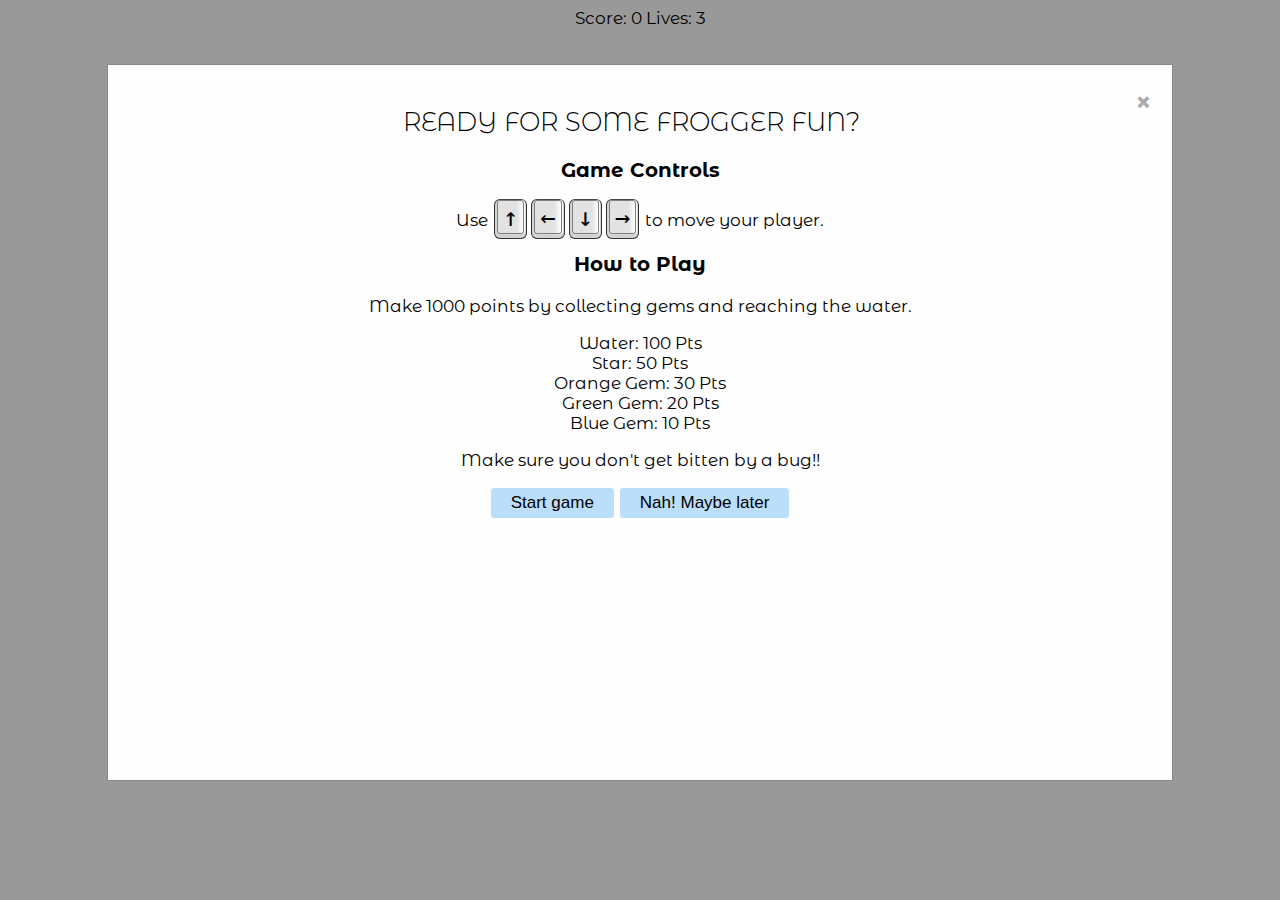
<file: arcade-game/index.html>
<!DOCTYPE html>
<html>
<head>
    <meta charset="UTF-8">
    <title>Rodrigo's Frogger Game</title>
    <link rel="stylesheet" href="css/style.css">
    <link href="https://fonts.googleapis.com/css?family=Montserrat+Alternates:300,700" rel="stylesheet">
</head>
<body>
    <div id="header">Score: <span id="score">0</span> Lives: <span id="lives">3</span></div>

    <button class="restart" onclick="startGame()">Start Game</button>


    <!-- Start Game Modal -->
    <div id="start-game" class="modal">

      <!-- Modal content -->
      <div class="modal-content">
        <span class="close" onclick="closeModal()">&times;</span>
        <h2 class="uppercase light">Ready for some Frogger fun?</h2>
        <div id="instructions" class="hidden">
              <h3>Game Controls</h3>
              <p>Use <kbd>↑</kbd><kbd>←</kbd><kbd>↓</kbd><kbd>→</kbd> to move your player.</p>
              <h3>How to Play</h3>
              <p>Make 1000 points by collecting gems and reaching the water.</p>
              <p>Water: 100 Pts<br>
                 Star: 50 Pts<br>
                 Orange Gem: 30 Pts<br>
                 Green Gem: 20 Pts<br>
                 Blue Gem: 10 Pts<br>
              </p>
              <p>Make sure you don't get bitten by a bug!!</p>
        </div>
        <button class="btnStart" onclick="startGame()">Start game</button>
        <button class="btnClose" onclick="closeModal()">Nah! Maybe later</button>
      </div>
    </div>

        <!-- Game Over Modal -->
        <div id="game-over" class="modal">

          <!-- Modal content -->
          <div class="modal-content">
            <span class="close" onclick="closeModal()">&times;</span>
            <h2 class="uppercase light">Oh! No! You died too many times!!!</h2>
            <div id="over" class="hidden">
                  <h3>Try Again?</h3>
            </div>
            <button class="btnStart" onclick="startGame()">Yes. Of Course!</button>
            <button class="btnClose" onclick="closeModal()">Nah! Maybe later</button>

      </div>
    </div>

    <!-- Game Over Modal -->
    <div id="game-win" class="modal">

      <!-- Modal content -->
      <div class="modal-content">
        <span class="close" onclick="closeModal()">&times;</span>
        <h2 class="uppercase light">Fantastic! You've made it to 1000 points!</h2>
        <div id="win" class="hidden">
              <h3>Can you do better next time?</h3>
        </div>
        <button class="btnStart" onclick="startGame()">Yes. Of Course!</button>
        <button class="btnClose" onclick="closeModal()">Nah! Maybe later</button>

  </div>
</div>

    <script src="js/resources.js"></script>
    <script src="js/app.js"></script>
    <script src="js/engine.js"></script>
</body>
</html>
</file>
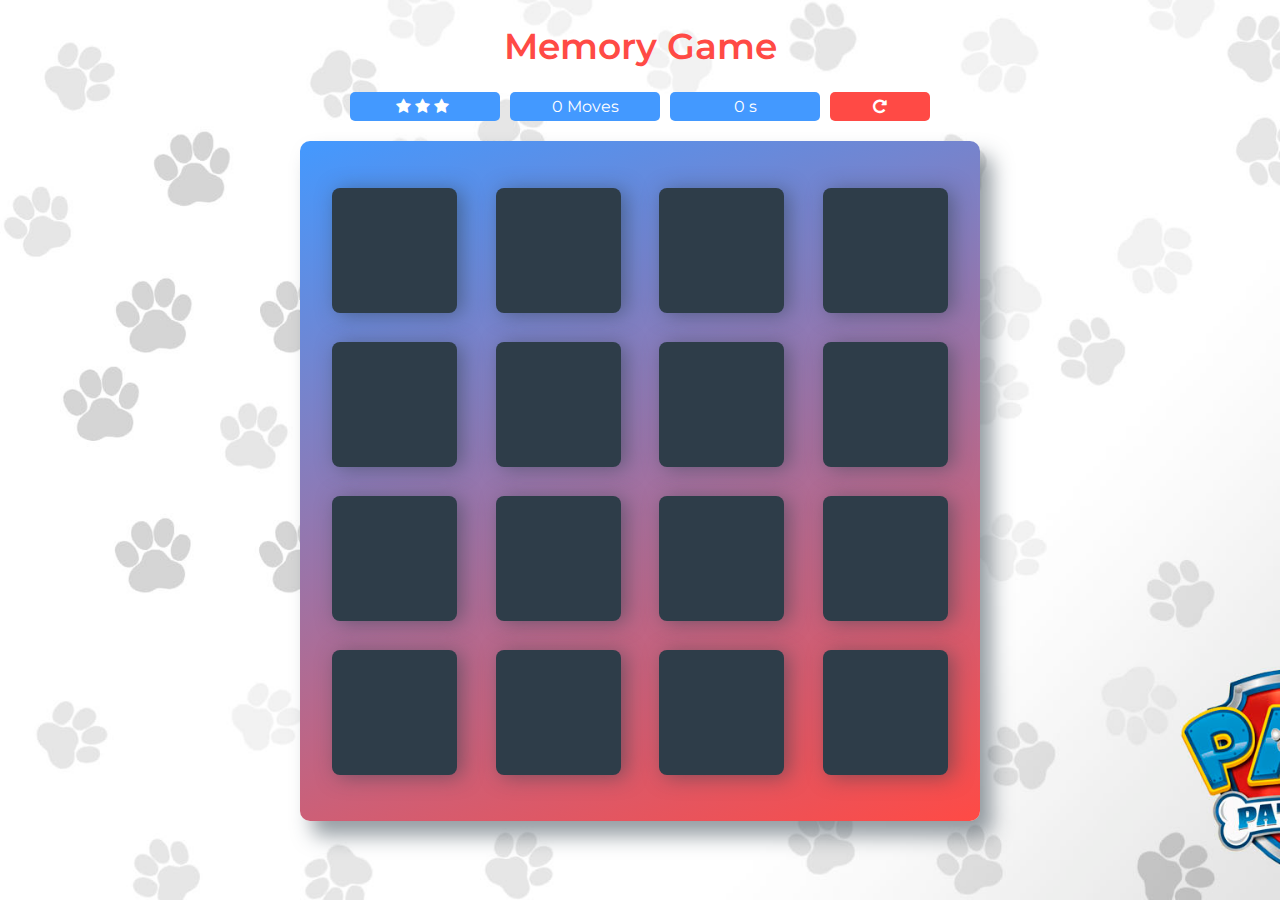
<file: memory-game/index.html>
<!doctype html>
<html lang="en">
<head>
    <meta charset="utf-8">
    <title>Matching Game</title>
    <meta name="description" content="">
    <link rel="stylesheet prefetch" href="https://maxcdn.bootstrapcdn.com/font-awesome/4.7.0/css/font-awesome.min.css">
     <link href="https://fonts.googleapis.com/css?family=Montserrat:400,700" rel="stylesheet"> 
    <link rel="stylesheet" href="css/app.css">
</head>
<body>

    <div class="container">
        <header>
            <h1>Memory Game</h1>
        </header>

        <section class="score-panel">
          <div class="score__container">
          	<ul class="stars">
          		<li><i class="fa fa-star"></i></li>
          		<li><i class="fa fa-star"></i></li>
          		<li><i class="fa fa-star"></i></li>
          	</ul>
          </div>

          <div class="score__container">
        	  <span class="moves">0</span> Moves
          </div>

          <div class="score__container">
            <span class="timer">0</span> s
          </div>

            <div class="restart">
        		<i class="fa fa-repeat"></i>
        	</div>
        </section>

        <ul class="deck">
            <li class="card" data-card="">
                <img src="" alt="">
            </li>
            <li class="card" data-card="">
                <img src="" alt="">
            </li>
            <li class="card" data-card="">
                <img src="" alt="">
            </li>
            <li class="card" data-card="">
                <img src="" alt="">
            </li>
            <li class="card" data-card="">
                <img src="" alt="">
            </li>
            <li class="card" data-card="">
                <img src="" alt="">
            </li>
            <li class="card" data-card="">
                <img src="" alt="">
            </li>
            <li class="card" data-card="">
                <img src="" alt="">
            </li>
            <li class="card" data-card="">
                <img src="" alt="">
            </li>
            <li class="card" data-card="">
                <img src="" alt="">
            </li>
            <li class="card" data-card="">
                <img src="" alt="">
            </li>
            <li class="card" data-card="">
                <img src="" alt="">
            </li>
            <li class="card" data-card="">
                <img src="" alt="">
            </li>
            <li class="card" data-card="">
                <img src="" alt="">
            </li>
            <li class="card" data-card="">
                <img src="" alt="">
            </li>
            <li class="card" data-card="">
                <img src="" alt="">
            </li>
        </ul>
    </div>

<!-- <button class="btn chooseDeck paw" data-id="1">Paw Patrol</button>
<button class="btn chooseDeck avenger" data-id="2">Avengers</button>
<button class="btn chooseDeck star-wars" data-id="3">Star Wars</button> -->
    <!-- Modal -->

<!-- The Modal -->
<div id="myModal" class="modal">

<!-- Modal content -->
<div class="modal-content">
  <span class="close">&times;</span>
  <div class="modal__text">
    <img src="img/trophy.png" class="trophy" alt="You've won the game!">
    <h1>Congratulations!</h1>
    <p>You've completed the memory game in <span class="moves"></span> moves and <span class="time"></span> seconds.</p>
    <p class="bold">Your score is: <ul id="score"></ul></p>
    <p>Would you like to play again?</p>
  </div>
  <div class="btn--center">
    <button class="btn restart">Yes</button>
    <button class="btn close">No</button>
  </div>
</div>

</div>

    <script src="js/app.js"></script>
</body>
</html>
</file>
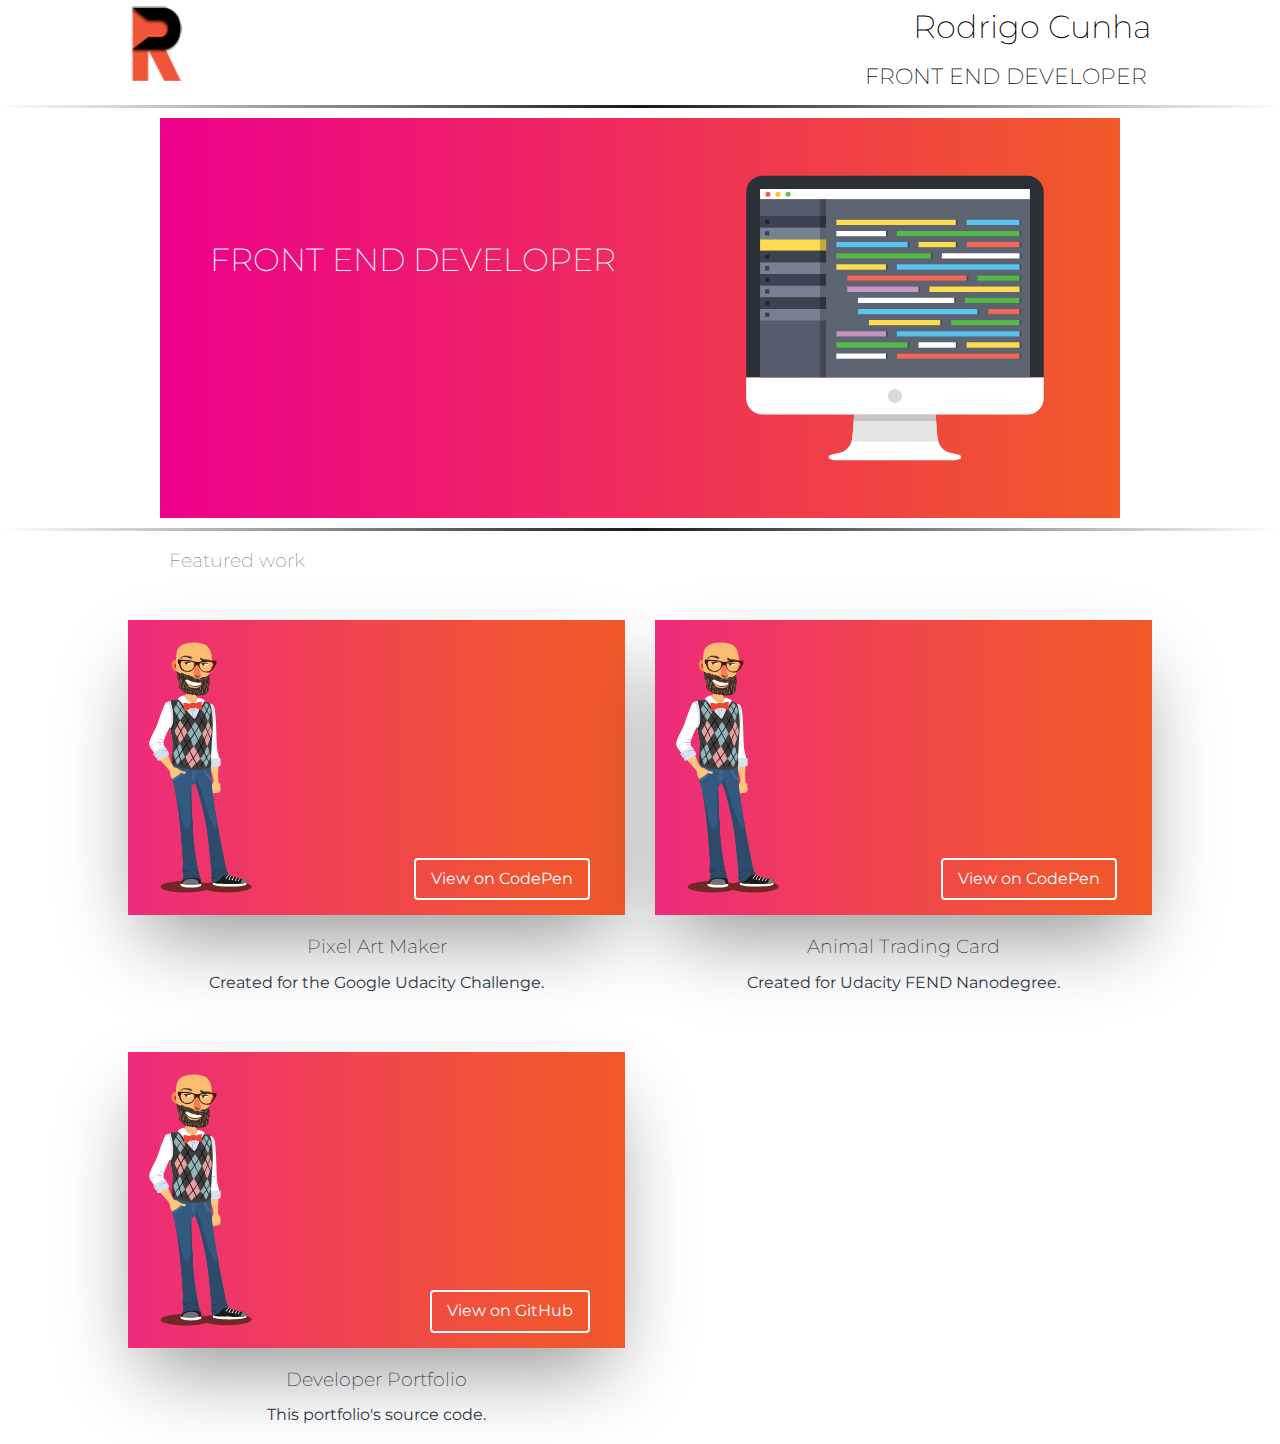
<file: udacity-portfolio/index.html>
<!DOCTYPE html>
<html class="no-js" lang="en">
<head>
	<meta charset="utf-8">
	<meta content="Front End Developer Portfolio for Google and Udacity Nanodegree Scholarship 2018" name="description">
	<meta content="width=device-width,initial-scale=1" name="viewport">
	<title>Front End Developer Portfolio | Rodrigo Cunha</title>
	<link href="apple-touch-icon.png" rel="apple-touch-icon">
	<link href="styles/main.css" rel="stylesheet">
	<link href="https://fonts.googleapis.com/css?family=Montserrat:200,400,700" rel="stylesheet">
</head>
<body>
	<!--[if IE]><p class="browserupgrade">You are using an <strong>outdated</strong> browser. Please <a href="http://browsehappy.com/">upgrade your browser</a> to improve your experience.</p><![endif]-->
	<main class="main-container">

		<header class="header">
			<div class="logo"><img alt="RC Front End Developer" src="images/rc-logo.png"></div>
			<div class="dev-name">
				<h2>Rodrigo Cunha</h2>
				<h4>Front End Developer</h4>
			</div>
		</header>

		<section class="full-width"> <!-- hero img section -->
			<hr>
			<div class="hero-img-container">
				<div class="hero-img"><img alt="Rodrigo Cunha Front End Developer" src="images/hero-img.svg"></div>
				<div class="heading-container">
					<h1 class="main-heading">Front End Developer</h1>
				</div>
			</div>
			<hr>
		</section>

		<section class="bogus-class-to-satisfy-udacity-reviewers"> <!-- featured works section -->
			<div class="work-container">

				<div class="section-title">
					<h3>Featured work</h3>
				</div>

				<div class="works work-one">
					<div class="work-img">
						<img alt="First Phase Udacity Challenge Pixel Art Maker" src="images/developer-projects.svg">
						<div class="text">
							<h4 class="animate-text">The Pixel Art Maker</h4>
							<hr class="animated-rule">
							<p class="animate-text">Here you will be able to create a canvas and draw your own artwork.</p>
						</div><a href="https://codepen.io/rodcunha/full/mpVjPL/" target="_blank"><button class="btn" name="button" type="button">View on CodePen</button></a>
					</div>
					<div class="caption">
						<h3>Pixel Art Maker</h3>
						<p>Created for the Google Udacity Challenge.</p>
					</div>
				</div>

				<div class="works work-two">
					<div class="work-img">
						<img alt="Animal Trading Card Udacity Project" src="images/developer-projects.svg">
						<div class="text">
							<h4 class="animate-text">Animal Trading Card</h4>
							<hr class="animated-rule">
							<p class="animate-text">Here we were given a design guideline and had to produce a card (for a trading game) that followed a specific set of rules.</p>
						</div><a href="https://codepen.io/rodcunha/full/ZvqYze" target="_blank"><button class="btn" name="button" type="button">View on CodePen</button></a>
					</div>
					<div class="caption">
						<h3>Animal Trading Card</h3>
						<p>Created for Udacity FEND Nanodegree.</p>
					</div>
				</div>

				<div class="works work-three">
					<div class="work-img">
						<img alt="Project 3" src="images/developer-projects.svg">
						<div class="text">
							<h4 class="animate-text">My Portfolio</h4>
							<hr class="animated-rule">
							<p class="animate-text">My Front End Development Portfolio</p>
						</div><a href="https://github.com/rodcunha/portfolio" target="_blank"><button class="btn" name="button" type="button">View on GitHub</button></a>
					</div>
					<div class="caption">
						<h3>Developer Portfolio</h3>
						<p>This portfolio's source code.</p>
					</div>
				</div>
			</div>
		</section>

	</main> <!-- end of main container -->
  <!-- scripts -->
	<script src="scripts/vendor/modernizr.js"></script>
	<script src="scripts/vendor.js">
	</script>
	<script src="scripts/main.js">
	</script>
</body>
</html>
</file>
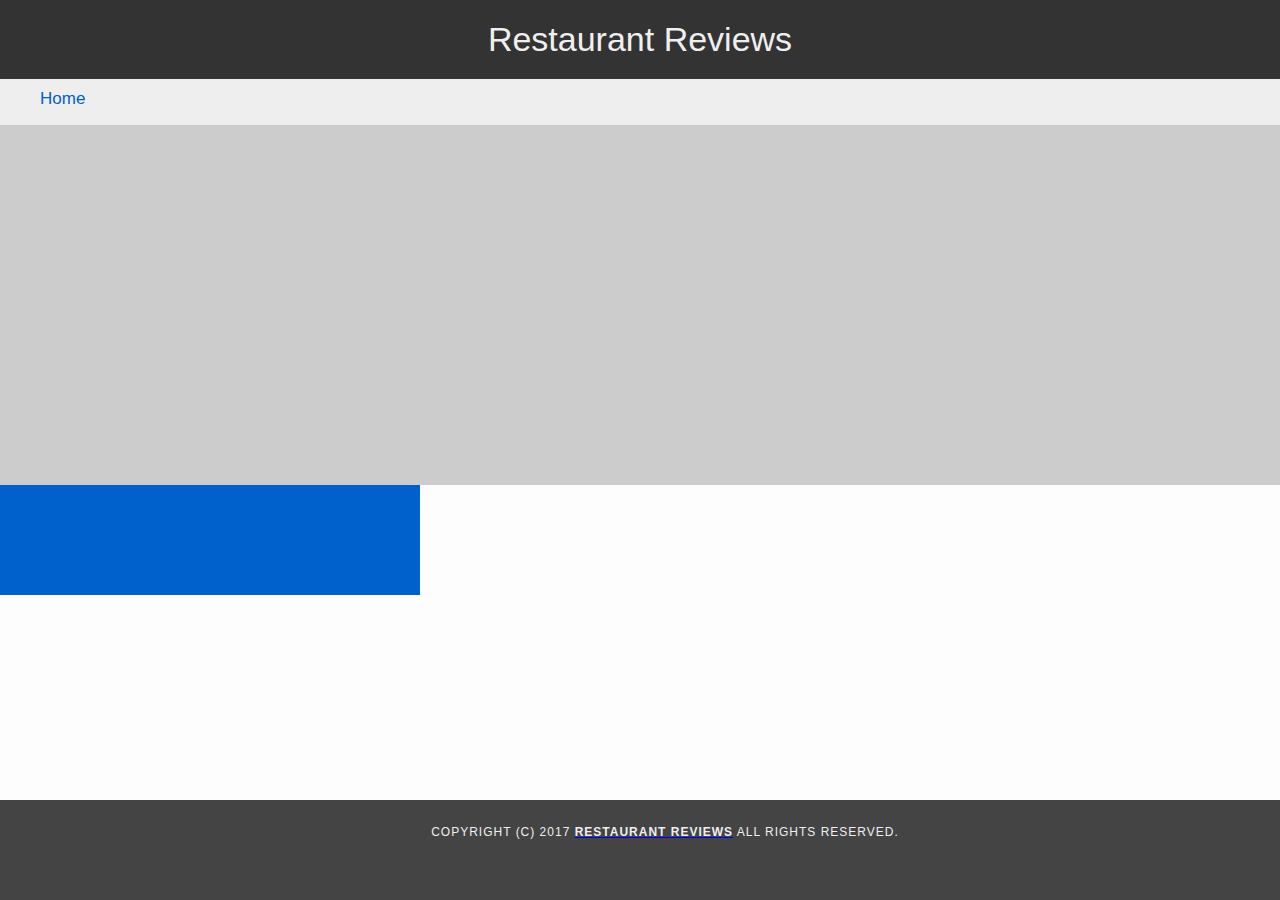
<file: restaurant-app/restaurant.html>
<!DOCTYPE html>
<html>

<head>
  <meta charset="utf-8">
  <meta name="viewport" content="width=device-width, initial-scale=1.0">
  <!-- Normalize.css for better cross-browser consistency -->
  <link rel="stylesheet" src="//normalize-css.googlecode.com/svn/trunk/normalize.css" />
  <!-- Main CSS file -->
  <link rel="stylesheet" href="css/styles.css" type="text/css">
  <title>Restaurant Info</title>
</head>

<body class="inside">
  <!-- Beginning header -->
  <header>
    <!-- Beginning nav -->
    <nav>
      <h1><a href="https://rodcunha.github.io/restaurant-app/">Restaurant Reviews</a></h1>
    </nav>
    <!-- Beginning breadcrumb -->
    <ul id="breadcrumb" >
      <li><a href="/">Home</a></li>
    </ul>
    <!-- End breadcrumb -->
    <!-- End nav -->
  </header>
  <!-- End header -->

  <!-- Beginning main -->
  <main id="maincontent">
    <!-- Beginning map -->
    <section id="map-container" aria-role="application">
      <div id="map"></div>
    </section>
    <!-- End map -->
    <!-- Beginning restaurant -->
    <section id="restaurant-container">
      <h1 id="restaurant-name"></h1>
      <img id="restaurant-img">
      <p id="restaurant-cuisine"></p>
      <p id="restaurant-address"></p>
      <table id="restaurant-hours"></table>
    </section>
    <!-- end restaurant -->
    <!-- Beginning reviews -->
    <section id="reviews-container">
      <ul id="reviews-list"></ul>
    </section>
    <!-- End reviews -->
  </main>
  <!-- End main -->

  <!-- Beginning footer -->
  <footer id="footer">
    Copyright (c) 2017 <a href="https://rodcunha.github.io/restaurant-app/"><strong>Restaurant Reviews</strong></a> All Rights Reserved.
  </footer>
  <!-- End footer -->

  <!-- Beginning scripts -->
  <!-- Database helpers -->
  <script type="text/javascript" src="js/dbhelper.js"></script>
  <!-- Main javascript file -->
  <script type="text/javascript" src="js/restaurant_info.js"></script>
  <!-- Google Maps -->
  <script async defer src="https://maps.googleapis.com/maps/api/js?key=AIzaSyBHPVAIZ1x7ZDd2KfYJjGn2mqoa8S8xy7g&libraries=places&callback=initMap"></script>
  <!-- End scripts -->

</body>

</html>
</file>
<file: arcade-game/css/style.css>
html {
  height: 100%;
  position: relative;
}

body {
    text-align: center;
    font-size: 17px;
    font-family: 'Montserrat Alternates', sans-serif;
}

h1,
h3 {
  font-weight: 700;
  font-family: 'Montserrat Alternates', sans-serif;
}

h2,
h4 {
  font-weight: 300;
  font-family: 'Montserrat Alternates', sans-serif;
}

footer {
  bottom: 0;
  width: 100%;
  position: absolute;
  height: 60px;
  background-color: #444;
  color: #FEFEFE;
}

kbd {
  border:1px solid gray;
  padding:1px 5px;
  margin:0 5px;
  font-size:1.5em;
  text-transform:uppercase;
  -webkit-box-shadow:1px 0 1px 0 #fff, 0 2px 0 2px lightGray, 0 2px 0 3px #333;
  -moz-box-shadow:1px 0 1px 0 #fff, 0 2px 0 2px lightGray, 0 2px 0 3px #333;
  box-shadow:1px 0 1px 0 #fff, 0 2px 0 2px lightGray, 0 2px 0 3px #333;
  -webkit-border-radius:3px;
  -moz-border-radius:3px;
  border-radius:3px;
  background:-moz-linear-gradient(to left, #ffffff 0%, #e2e2e2 25%);
  background:-webkit-gradient(linear, left top, right top, color-stop(0%, #ffffff), color-stop(25%, #e2e2e2));
  background:-webkit-linear-gradient(to left, #ffffff 0%, #e2e2e2 25%);
  background:-o-linear-gradient(to left, #ffffff 0%, #e2e2e2 25%);
  background:-ms-linear-gradient(to left, #ffffff 0%, #e2e2e2 25%);
  background:linear-gradient(to left, #ffffff 0%, #e2e2e2 25%);
}

button {
  padding: 8px 16px;
  border: 1px solid white;
  border-radius: 4px;
  background: #BBDEFB;
  font-size: 1em;
}

button.restart {
  position: relative;
  clear: both;
  margin: 0 auto;
  margin-top: 50px;
  display: block;
  background: linear-gradient(to right, #E0F2F1, #BBDEFB);
  transition: 0.4s;
}

button.restart:hover {
  background: linear-gradient(to right, #80CBC4, ##2196F3);
}

.light {
  font-weight: 300;
}

.bold {
  font-weight: 700;
}

.uppercase {
  text-transform: uppercase;
}


/* The Modal (background) */
.modal {
    display:none;
    position: fixed; /* Stay in place */
    z-index: 10; /* Sit on top */
    left: 0;
    top: 0;
    width: 100%; /* Full width */
    height: 100%; /* Full height */
    overflow: hidden; /* Enable scroll if needed */
    background-color: rgb(0,0,0); /* Fallback color */
    background-color: rgba(0,0,0,0.4); /* Black w/ opacity */
}

/* Modal Content/Box */
.modal-content {
    background-color: #fefefe;
    margin: 5% auto; /* 15% from the top and centered */
    padding: 20px;
    border: 1px solid #888;
    width: 80%; /* Could be more or less, depending on screen size */
    height: 75%;
}

/* The Close Button */
.close {
    color: #aaa;
    float: right;
    font-size: 28px;
    font-weight: bold;
    transition: 0.3s;
}

.close:hover,
.close:focus {
    color: red;
    text-decoration: none;
    cursor: pointer;
}

.modal button {
  font-size: 17px;
  padding: 5px 20px;
}

#start-game {
  display:none;
}

#overlay {
  width: 100vw;
  height: 100vh;
  position: absolute;
  top: 0;
  left: 0;
  background-color: #FFF;
  background-color: rgba(255,255,255,0.8);
  z-index: 1000;
  display: none;
}

.pulsate {
    font-weight: 700;
    -webkit-animation: pulsate 0.5s ease-out;
    -webkit-animation-iteration-count: infinite;
    opacity: 0.5;
}
@-webkit-keyframes pulsate {
    0% {
        opacity: 0.0;
    }
    50% {
        opacity: 1.0;
    }
    100% {
        opacity: 0.;
    }
}
</file>
<file: memory-game/css/app.css>
html {
    box-sizing: border-box;
}

*,
*::before,
*::after {
    box-sizing: inherit;
}

html,
body {
    width: 100%;
    height: 100%;
    margin: 0;
    padding: 0;
}

body {
    background: url('../img/paw-bg.jpg') no-repeat center center fixed;
    -webkit-background-size: cover;
    -moz-background-size: cover;
    -o-background-size: cover;
    background-size: cover;
    font-family: 'Montserrat', Arial, sans-serif;
}

.container {
    display: flex;
    justify-content: center;
    align-items: center;
    flex-direction: column;
    perspective: 600;
}

h1 {
    font-family: 'Montserrat', sans-serif;
    font-size: 4vh;
    color: #FF4A45;
    font-weight: 600;
}

/*
 * Styles for the deck of cards
 */

.deck {
    width: 680px;
    min-height: 680px;
    background: linear-gradient(160deg, #4399FF 0%, #FF4A45 100%);
    padding: 32px;
    border-radius: 10px;
    box-shadow: 12px 15px 20px 0 rgba(46, 61, 73, 0.5);
    display: flex;
    flex-wrap: wrap;
    justify-content: space-between;
    align-items: center;
    margin: 0 0 3em;
}

.deck .card {
    height: 125px;
    width: 125px;
    background: #2e3d49;
    font-size: 0;
    color: #ffffff;
    border-radius: 8px;
    cursor: pointer;
    display: flex;
    justify-content: center;
    align-items: center;
    box-shadow: 5px 2px 20px 0 rgba(46, 61, 73, 0.5);
    transform-style: preserve-3d;
    transition: all 0.6s ease-in-out;
}

.card:hover {
  box-shadow: 3px 3px 10px #000;
  transition: 0.3s;
}

.deck .card img {
  transition-delay: 0.1s;
  transition: 0.3s;
  visibility: hidden;
}

.deck .card.open {
    transform: rotateY(180deg);
    background: #02b3e4;
    cursor: default;
}

.deck .card.show {
    font-size: 33px;
}

.deck .card.show img {
  visibility: visible;
}

.deck .card.match {
    cursor: default;
    background: #02ccba;
    font-size: 33px;
}

.deck .card>img {
    widows: 100%;
    height: 100%;
    border-radius: 8px;
}

/*
 * Styles for the Score Panel
 */

.score-panel {
    text-align: left;
    width: 580px;
    margin-bottom: 20px;
    display: grid;
    color: #FFF;
    grid-template-columns: 3fr 3fr 3fr 2fr;
    grid-column-gap: 10px;
}

.score-panel .stars {
    padding: 0;
    display: inline-block;
    margin: 0 5px 0 0;
}

.score-panel .stars li {
    list-style: none;
    display: inline-block;
}

.score-panel .restart {
    padding: 5px 10px;
    border-radius: 5px;
    text-align: center;
    background: #FF4A45;
}

.score-panel .restart i {
    cursor: pointer;
}

.score__container {
  padding: 5px 10px;
  border-radius: 5px;
  text-align: center;
  background: #4399FF;
}


/* Modal styles */
/* The Modal (background) */
.modal {
    display: none; /* Hidden by default */
    position: fixed; /* Stay in place */
    z-index: 1; /* Sit on top */
    left: 0;
    top: 0;
    width: 100%; /* Full width */
    height: 100%; /* Full height */
    overflow: auto; /* Enable scroll if needed */
    background-color: rgb(0,0,0); /* Fallback color */
    background-color: rgba(0,0,0,0.6); /* Black w/ opacity */
}

.modal__header {
  text-align: center;
}

.modal__paragraph {
  text-align: center;
}

/* Modal Content/Box */
.modal-content {
    background-color: #fefefe;
    margin: 15% auto; /* 15% from the top and centered */
    padding: 20px;
    border: 1px solid #888;
    width: 50%; /* Could be more or less, depending on screen size */
}

.modal__text {
      text-align: center;
}

/* The Close Button */
.close {
    color: #aaa;
    float: right;
    font-size: 28px;
    font-weight: bold;
}

.close:hover,
.close:focus {
    color: black;
    text-decoration: none;
    cursor: pointer;
}

.btn {
  display: inline-block;
  margin: 20px 20px;
  padding: 10px 20px;
  background-color: #4399FF;
  color: white;
  font-size: 17px;
  font-family: 'Montserrat', Arial, sans-serif;
  border: none;
  clear: both;
  border-radius: 4px;
  transition: 0.5s;
}

.btn:hover {
  background-color: #FF4A45;
}

.btn--center {
  width: 100%;
  margin: 24px auto;
}

.trophy {
  display: block;
  clear: both;
  width: 150px;
  margin: 0 auto;
}

.bold {
  font-weight: bold;
}

#score {
  display: inline;
  list-style-type: none;
  color: gold;
  padding: 0;
  margin: 0 auto;
}

#score li {
  display: inline;
}
</file>
<file: restaurant-app/css/styles.css>
html, body {
    max-width: 100%;
    overflow-x: hidden;
    font-size: 17px;
}

html {
	--main-color: #212121;
	--header-color: #efefef;
	--bg-color: #fdfdfd;
}

img {
	width: 100%;
}

td,th,p{
  font-size: 1rem;
	color: #333;
}

h1, h2, h3, h4, h5, h6 {
	font-family: 'Montserrat', 'Arial', sans-serif;
	font-weight: 300;
  display: block;
}

h1 {
	margin: 0;
	padding: 20px 15px;
}

body {
	background-color: var(--bg-color);
	margin: 0;
	position:relative;
	min-height: 100vh;
	max-width: 100%;
	font-family: 'Montserrat', Arial, sans-serif;
}

nav {
	margin: 0;
	padding: 0;
	background-color: #333;
}

nav h1 {
	text-align: center;
}

header {
	display: grid;
	grid-template-columns: 1fr;
}

nav a {
	color: var(--header-color);
	text-decoration: none;
	margin: none;
	padding: none;
}

main {
	display: grid;
	grid-template-columns: repeat(4, 1fr);
	grid-auto-rows: auto;
}

#content-container {
	grid-column: 1 / -1;
	display: grid;
	grid-template-columns: repeat(4, 1fr);
	grid-auto-rows: auto;
	grid-gap: 10px;
	margin-bottom: 70px;
}

#content-container select {
	grid-column: span 2;
}

/* ====================== Map ====================== */
#map-container {
	grid-column: 1 / -1;
	display: grid;
	grid-template-columns: 1fr;
	grid-template-rows: 40vh;;
}

#map {
	grid-column: 1 / -1;
  background-color: #ccc;
}

/* =================== Fileter Options ================*/
.filter-options {
	background-color: #0060CC;
	color: var(--header-color);
	padding: 20px;
	grid-column: 1 / -1;
	display: grid;
	grid-template-columns: repeat(4, 1fr);
	grid-auto-rows: auto;
	grid-gap: 20px;
}

.filter-options h2 {
	grid-column: 1 / -1;
	font-size: 1.4em;
	margin: 0.5em;
	color: white;
}

.filter-options select {
	border: none;
	font-size: 1.3rem;
	padding: 10px;
	margin-bottom: 15px;
	background-color: #074481;
	color: var(--header-color);
}

.filter-options label {
  display: none;
}

@media screen and (min-width: 425px) {
	.filter-options select {
		grid-column: span 2;
	}
}

/* ================ Footer ====================*/
#footer {
  background-color: #444;
  color: var(--header-color);
	margin: 0;
  font-size: 9pt;
  letter-spacing: 1px;
  padding: 25px;
  text-align: center;
  text-transform: uppercase;
	height: 50px;
	position: absolute;
	bottom: 0;
	width: 100%;
}

#footer strong {
  text-decoration: none;
  font-weight: bold;
  color: #efefef
}

#footer strong>a {
  text-decoration: none;
}

#footer strong>a:hover {
  color: #FF7300;
}

#footer strong>a:visited {
  color: #fefefe;
}

/* ============= Restaurant Reviews =============*/

#restaurants-list {
	padding: 20px 15px;
	grid-column: 1 / -1;
	display: grid;
	grid-template-columns: repeat(3, 1fr);
	grid-auto-rows: auto;
	grid-column-gap: 5px;
}

#restaurants-list li {
	margin-bottom: 20px;
	padding: 10px;
	border: 2px solid #ccc;
		list-style-type: none;
}

#restaurants-list li > a {
	background-color: transparent;
	border: none;
	color: #074481;
	padding: 15px 32px;
	text-align: center;
	text-decoration: none;
	display: inline-block;
	font-size: 16px;
	margin: 4px 2px;
	cursor: pointer;
	border: 2px solid #074481;
}

#restaurants-list li > a:hover {
	background-color: #074481;
	color: #fefefe;
	transition: 0.5s;
}

@media screen and (max-width: 425px) {
	#restaurants-list li {
		grid-column: 1 / -1;
	}
}

@media screen and (max-width: 990px) {
	#restaurants-list {
		grid-template-columns: repeat(2, 1fr);
	}

	#restaurants-list li {
		grid-column: 1fr;
	}
}

/* ================ Restaurant Pages =================*/

#maincontent {
  display: grid;
  grid-template-columns: repeat(12, 1fr);
  grid-auto-rows: auto;
  grid-column-gap: 10px;
}

#restaurant-container {
	padding: 10px;
	background-color: #0060CC;
  grid-column: 1 / -1;
}

#restaurant-container h1,
#restaurant-container p,
#restaurant-container tr,
#restaurant-container td  {
	color: #efefef;
}

#restaurant-img {
  width: 460px;
  max-width: 80%;
  display: block;
  margin: 0 auto;
}

#restaurant-cuisine {
	font-weight: bold;
	font-size: 1.2rem;
}

#reviews-container {
	grid-column: 1 / -1;
	margin-bottom: 90px;
	padding: 10px;
  display: grid;
  grid-template-columns: repeat(2, 1fr);
}

#reviews-container h2 {
	color: #0060CC;
  grid-column: 1 / -1;
}

#reviews-container ul {
	list-style-type: none;
}

#reviews-container ul > li {
	background-color: #eee;
	border: 2px solid #ccc;
	border-radius: 15px;
	padding: 15px;
	margin-bottom: 20px;
}

#reviews-container ul > li p:first-child {
	font-size: 1.2rem;
	font-weight: bold;
}

#reviews-list {
  grid-column: 1 / -1;
  padding: 0;
}

@media screen and (min-width: 550px) {
  #restaurant-container {
    grid-column: 1 / 4;
    font-size: 0.8rem;
  }

  #restaurant-img {
    grid-column: 1 / 2;
  }

  #reviews-container {
  	grid-column: 4 / -1;
    font-size: 0.8rem;
  }

  #reviews-list {
    padding: 0.9eml
  }
}

@media screen and (min-width: 460px) {
  #restaurant-container {
    grid-column: 1 / 5;
    font-size: 0.8rem;
  }

  #reviews-container {
    grid-column: 5 / -1;
    font-size: 0.8rem;
  }
}

@media screen and (min-width: 1024px) {
  #reviews-list {
    grid-column: 1 / -1;
    max-width: 960px;
    display: block;
    margin: 0 auto;
  }
  #reviews-list:first-child {
    grid-column: 1 / -1;
  }
}

/* ================= breadcrumbs ======================*/

#breadcrumb {
    padding: 10px 40px 16px;
    list-style: none;
    background-color: #eee;
    font-size: 17px;
    margin: 0;
		grid-column: 1 / -1;
}

/* Display list items side by side */
#breadcrumb li {
    display: inline;
}

/* Add a slash symbol (/) before/behind each list item */
#breadcrumb li+li:before {
    padding: 8px;
    color: black;
    content: "/\00a0";
}

/* Add a color to all links inside the list */
#breadcrumb li a {
    color: #0060CC;
    text-decoration: none;
}

/* Add a color on mouse-over */
#breadcrumb li a:hover {
    color: #01447e;
    text-decoration: underline;
}

/* ===================== Loading =================*/

#loading {
  background-color: #074481;
  color: #efefef;
  position:fixed; /*it can be fixed too*/
  left:0; right:0;
  top:0; bottom:0;
  margin:auto;
  max-width:100%;
  max-height:100%;
  overflow:auto;
}

#loading h1 {
  font-size: 3em;
  font-weight: 300;
}
</file>
<file: udacity-portfolio/styles/main.css>
/*! normalize.css v8.0.0 | MIT License | github.com/necolas/normalize.css */

html {
	line-height: 1.15;
	-webkit-text-size-adjust: 100%
}
body {
	margin: 0
}
h1 {
	font-size: 2em;
	margin: .67em 0
}
h2 {
	font-weight: 200;
	font-size: 2em;
	line-height: 2em;
	margin: 5px 0px;
}
hr {
	box-sizing: content-box;
	height: 0;
	overflow: visible
}
pre {
	font-family: monospace, monospace;
	font-size: 1em
}
a {
	background-color: transparent
}
abbr[title] {
	border-bottom: none;
	text-decoration: underline;
	text-decoration: underline dotted
}
b, strong {
	font-weight: bolder
}
code, kbd, samp {
	font-family: monospace, monospace;
	font-size: 1em
}
small {
	font-size: 80%
}
sub, sup {
	font-size: 75%;
	line-height: 0;
	position: relative;
	vertical-align: baseline
}
sub {
	bottom: -.25em
}
sup {
	top: -.5em
}
img {
	border-style: none
}
button, input, optgroup, select, textarea {
	font-family: inherit;
	font-size: 100%;
	line-height: 1.15;
	margin: 0
}
button, input {
	overflow: visible
}
button, select {
	text-transform: none
}
[type=button], [type=reset], [type=submit], button {
	-webkit-appearance: button
}
[type=button]::-moz-focus-inner, [type=reset]::-moz-focus-inner, [type=submit]::-moz-focus-inner, button::-moz-focus-inner {
	border-style: none;
	padding: 0
}
[type=button]:-moz-focusring, [type=reset]:-moz-focusring, [type=submit]:-moz-focusring, button:-moz-focusring {
	outline: 1px dotted ButtonText
}
fieldset {
	padding: .35em .75em .625em
}
legend {
	box-sizing: border-box;
	color: inherit;
	display: table;
	max-width: 100%;
	padding: 0;
	white-space: normal
}
progress {
	vertical-align: baseline
}
textarea {
	overflow: auto
}
[type=checkbox], [type=radio] {
	box-sizing: border-box;
	padding: 0
}
[type=number]::-webkit-inner-spin-button, [type=number]::-webkit-outer-spin-button {
	height: auto
}
[type=search] {
	-webkit-appearance: textfield;
	outline-offset: -2px
}
[type=search]::-webkit-search-decoration {
	-webkit-appearance: none
}
::-webkit-file-upload-button {
	-webkit-appearance: button;
	font: inherit
}
details {
	display: block
}
summary {
	display: list-item
}
[hidden], template {
	display: none
}
h1 {
	margin: 0;
	margin-top: 1%
}
h1, h3 {
	font-family: Montserrat, Arial, sans-serif;
	font-weight: 200
}
h3 {
	font-size: 2vw;
	margin: 8px 0
}
h4 {
	font-family: Montserrat, Arial, sans-serif;
	font-weight: 200;
	font-size: 1.4rem;
	margin: 5px
}
p, span {
	font-family: Montserrat, Arial, sans-serif;
	font-weight: 400
}
p .caption, span .caption {
	font-weight: 200;
	font-style: italic;
	font-size: 14px
}
.uppercase {
	text-transform: uppercase
}
.header {
	display: -ms-grid;
	display: grid;
	-ms-grid-columns: 2fr 10fr;
	grid-template-columns: 2fr 10fr;
	-ms-grid-rows: auto;
	grid-template-rows: auto;
	margin-bottom: 10px;
	grid-area: h
}
.header h1 {
	right: 10vw;
	top: 1%;
	float: right
}
.header h4 {
	right: 10vw;
	text-transform: uppercase
}
.logo {
	-ms-grid-column: span 1;
	grid-column: span 1;
	display: inline;
	margin-left: 10vw
}
.logo img {
	margin-top: 7%;
	height: 75px
}
.dev-name {
	position: absolute;
	right: 10vw;
	-ms-flex-item-align: center;
	-ms-grid-row-align: center;
	align-self: center;
	text-align: end
}
.browserupgrade {
	margin: .2em 0;
	background: #ccc;
	color: #000;
	padding: .2em 0
}
body {
	font-family: Montserrat, Helvetica Neue, Arial, sans-serif;
	font-size: 16px;
	display: -ms-grid;
	display: grid;
	-ms-grid-columns: 1fr;
	grid-template-columns: 1fr
}
h3 {
	font-size: 1.51vw
}
hr {
	margin: 10px 0;
	border: 0;
	height: 3px;
	background-image: linear-gradient(90deg, transparent, rgba(0, 0, 0, .9), transparent)
}
hr, section {
	width: 100vw
}
section {
	display: block
}
header {
	width: 100vw
}
.main-container {
	display: -ms-grid;
	display: grid;
	-ms-grid-columns: (1fr)[12];
	grid-template-columns: repeat(12, 1fr);
	-ms-grid-rows: 100px auto-fit;
	grid-template-rows: 100px auto-fit;
	grid-template-areas:
    "h h h h h h h h h h h h"
    "i i i i i i i i i i i i"
    "w w w w w w w w w w w w"
}
.full-width {
	grid-area: i;
	clear: both
}
.hero-img-container {
	position: relative;
	max-width: 960px;
	margin: 0 auto
}
.hero-img-container img {
	width: 100%;
	max-width: 960px;
	display: block;
	margin: 0 auto
}
.work-container {
	max-width: 95%;
	grid-area: w;
	display: -ms-grid;
	display: grid;
	grid-gap: 30px;
	margin: 0 10%;
	-ms-grid-columns: (1fr)[12];
	grid-template-columns: repeat(12, 1fr);
	-ms-flex-align: center;
	align-items: center;
	overflow: none
}
.work-container img {
	display: block;
	max-width: 90%;
	margin: 10px auto;
	-ms-grid-column: span 4;
	grid-column: span 4;
	-ms-flex-item-align: center;
	-ms-grid-row-align: center;
	align-self: center
}
.section-title {
	margin-left: 4%;
	-ms-grid-column: span 12;
	grid-column: span 12;
	color: #7d97ad
}
.caption {
	color: #2d3c49;
	display: block;
	width: 90%;
	max-width: 420px;
	margin: 20px auto;
	-ms-grid-row: row 3;
	grid-row: row 3;
	text-align: center
}
.caption, .work-img {
	-ms-grid-column: span 4;
	grid-column: span 4
}
.work-img {
	position: relative;
	-ms-grid-row: row 2;
	grid-row: row 2;
	height: auto;
	background-size: cover;
	transition: all .4s ease-in-out
}
.work-img:hover .animate-text, .work-img:hover .animated-rule {
	transform: translateY(0);
	opacity: 1
}
.work-img:hover hr {
	transition-delay: .3s
}
.work-img:hover {
	box-shadow: 0 15px 25px -17px rgba(0, 0, 0, .64);
	transform: scale(1.05)
}
.work-img h4 {
	top: 25px;
	max-height: 25px;
	display: inline-block;
	transform: translateY(-80px);
	margin: 5px auto
}
.work-img h4, .work-img p {
	color: #fff;
	position: absolute;
	right: 7%;
	padding-left: 27%;
	opacity: 0;
	transition: all .6s ease-in-out
}
.work-img p {
	top: 60px;
	text-align: justify;
	transform: translateY(50px)
}
.work-img hr {
	position: absolute;
	max-width: 65%;
	background: #fff;
	top: 55px;
	right: 7%;
	transform: translateX(-420px);
	transition: all .5s ease-in-out;
	opacity: 0
}
.work-img img {
	min-width: 100%;
	margin: 10px auto;
	max-height: auto;
	box-shadow: 0 35px 77px -17px rgba(0, 0, 0, .44);
	z-index: 0
}
.heading-container {
	position: absolute;
	color: #fafafa;
	left: 50px;
	top: 30%
}
.heading-container h1 {
	text-transform: uppercase
}
.works {
	clear: both;
	-ms-grid-column: span 4;
	grid-column: span 4;
	display: block
}
.works button {
	border: 2px solid #fff;
	border-radius: 4px;
	background: transparent;
	color: #fff;
	padding: 10px 15px;
	position: absolute;
	bottom: 15px;
	right: 7%;
	transition: all .5s ease-in-out
}
.works button:hover {
	cursor: pointer;
	background: #2EAFB2
}

/* Phones */
@media screen and (max-width:375px) {
	.dev-name {
		max-width: 75vw;
		float: right;
	}
	.dev-name h2 {
		font-size: 1.4em;
		margin: 5px 0
	}
	.dev-name h4 {
		font-size: 0.9em;
		line-height: 1em;
		font-weight: 200
	}
	h3 {
		font-weight: 700;
		font-size: 1.3em;
		line-height: 1.3em
	}

	p {
		font-size: .9em;
		line-height: 1em
	}
	.work-container {
		display: block
	}
	.work-container button {
		padding: 5px;
		font-size: 14px
	}
	.work-img p {
		top: 20px;
		max-width: 75%
	}
	.work-img h3, .work-img p {
		right: 15px;
		padding: 0;
		padding-top: 10px
	}
	.work-img h3 {
		top: 25px;
		max-width: 70%
	}
	.heading-container h1 {
		font-size: 5.5vw;
		max-width: 65vw
	}
	.text h4 {
		top: 5px;
		font-size: 1em
	}
	.text hr, .text p.animate-text {
		top: 20px
	}
}


/* tablets */
@media screen and (max-width:728px) {
	.heading-container h1 {
		font-size: 5.5vw;
		max-width: 65vw
	}
	.work-container {
		-ms-grid-column: span 12;
		grid-column: span 12;
		margin: 0 1%
	}
	.work-container .works {
		grid-column: 2/-2
	}
	h3 {
		font-size: 1em;
		line-height: 1em
	}
	p {
		font-size: .8em;
		line-height: .85em
	}
}

/* large screens */

@media screen and (max-width:1280px) {
	.works {
		-ms-grid-column: span 6;
		grid-column: span 6
	}
	.work-img p {
		top: 60px
	}
	.work-img h3, .work-img p {
		max-width: 70%;
		right: 6%;
		padding: 0;
		padding-top: 10px
	}
	.work-img h3 {
		top: 25px
	}
}
</file>
